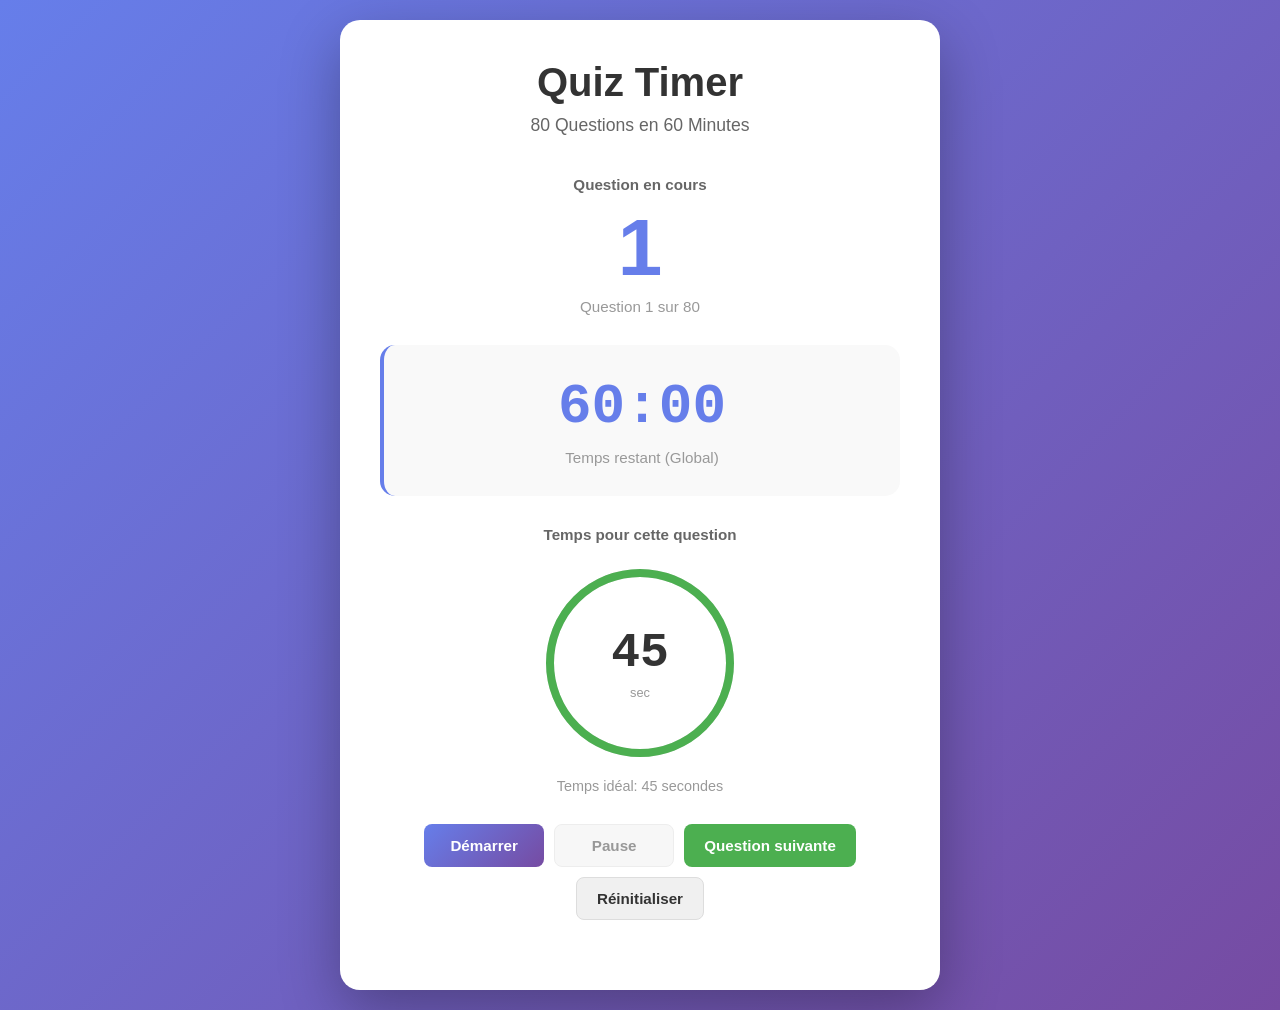
<file: index.html>
<!DOCTYPE html>
<html lang="fr">
<head>
    <meta charset="UTF-8">
    <meta name="viewport" content="width=device-width, initial-scale=1.0">
    <title>Quiz Timer - 80 Questions</title>
    <link rel="stylesheet" href="styles.css">
</head>
<body>
    <div class="container">
        <!-- En-tête -->
        <header class="header">
            <h1>Quiz Timer</h1>
            <p class="subtitle">80 Questions en 60 Minutes</p>
        </header>

        <!-- Panneau principal -->
        <main class="main-panel">
            <!-- Question actuelle -->
            <div class="question-section">
                <label>Question en cours</label>
                <div class="question-display" id="questionDisplay">1</div>
                <p class="question-info">Question <span id="currentNum">1</span> sur 80</p>
            </div>

            <!-- Timer global -->
            <div class="timer-section">
                <div class="timer-display">
                    <div class="time-global" id="timeGlobal">60:00</div>
                    <p class="timer-label">Temps restant (Global)</p>
                </div>
            </div>

            <!-- Timer question actuelle -->
            <div class="question-timer-section">
                <label>Temps pour cette question</label>
                <div class="question-timer-container">
                    <svg class="timer-circle" width="200" height="200">
                        <circle cx="100" cy="100" r="90" class="timer-bg" />
                        <circle cx="100" cy="100" r="90" class="timer-fill" id="timerFill" />
                    </svg>
                    <div class="timer-center">
                        <span class="timer-number" id="questionTime">45</span>
                        <span class="timer-unit">sec</span>
                    </div>
                </div>
                <p class="ideal-time">Temps idéal: 45 secondes</p>
            </div>
        </main>

        <!-- Contrôles -->
        <div class="controls">
            <button id="startBtn" class="btn btn-primary">Démarrer</button>
            <button id="pauseBtn" class="btn btn-secondary" disabled>Pause</button>
            <button id="nextQuestionBtn" class="btn btn-success">Question suivante</button>
            <button id="resetBtn" class="btn btn-secondary">Réinitialiser</button>
        </div>

        <!-- Avertissements -->
        <div id="warningBox" class="warning-box hidden">
            <span id="warningText"></span>
        </div>
    </div>

    <script src="script.js"></script>
</body>
</html>
</file>
<file: styles.css>
* {
    margin: 0;
    padding: 0;
    box-sizing: border-box;
}

body {
    font-family: 'Segoe UI', Tahoma, Geneva, Verdana, sans-serif;
    background: linear-gradient(135deg, #667eea 0%, #764ba2 100%);
    min-height: 100vh;
    display: flex;
    justify-content: center;
    align-items: center;
    padding: 20px;
}

.container {
    background: white;
    border-radius: 20px;
    box-shadow: 0 20px 60px rgba(0, 0, 0, 0.3);
    max-width: 600px;
    width: 100%;
    padding: 40px;
}

.header {
    text-align: center;
    margin-bottom: 40px;
}

.header h1 {
    font-size: 2.5em;
    color: #333;
    margin-bottom: 10px;
}

.subtitle {
    font-size: 1.1em;
    color: #666;
}

.main-panel {
    display: flex;
    flex-direction: column;
    gap: 30px;
}

/* Section question actuelle */
.question-section {
    text-align: center;
}

.question-section label {
    display: block;
    font-weight: 600;
    color: #666;
    margin-bottom: 15px;
    font-size: 0.95em;
}

.question-display {
    font-size: 5em;
    font-weight: bold;
    color: #667eea;
    line-height: 1;
    margin-bottom: 10px;
}

.question-info {
    color: #999;
    font-size: 0.95em;
}

/* Timer global */
.timer-section {
    background: #f9f9f9;
    padding: 30px;
    border-radius: 15px;
    border-left: 4px solid #667eea;
    text-align: center;
}

.timer-display {
    display: flex;
    flex-direction: column;
    align-items: center;
    gap: 10px;
}

.time-global {
    font-size: 3.5em;
    font-weight: bold;
    color: #667eea;
    font-variant-numeric: tabular-nums;
    font-family: 'Courier New', monospace;
}

.timer-label {
    font-size: 0.95em;
    color: #999;
}

/* Timer question actuelle */
.question-timer-section {
    text-align: center;
}

.question-timer-section label {
    display: block;
    font-weight: 600;
    color: #666;
    margin-bottom: 20px;
    font-size: 0.95em;
}

.question-timer-container {
    position: relative;
    width: 200px;
    height: 200px;
    margin: 0 auto 15px;
}

.timer-circle {
    width: 100%;
    height: 100%;
    transform: rotate(-90deg);
}

.timer-bg {
    fill: none;
    stroke: #e0e0e0;
    stroke-width: 8;
}

.timer-fill {
    fill: none;
    stroke: #4caf50;
    stroke-width: 8;
    stroke-dasharray: 565.48;
    stroke-dashoffset: 0;
    stroke-linecap: round;
    transition: stroke 0.2s, stroke-dashoffset 0.1s;
}

.timer-fill.orange {
    stroke: #ff9800;
}

.timer-fill.red {
    stroke: #f44336;
}

.timer-center {
    position: absolute;
    top: 50%;
    left: 50%;
    transform: translate(-50%, -50%);
    text-align: center;
}

.timer-number {
    display: block;
    font-size: 3em;
    font-weight: bold;
    color: #333;
    font-variant-numeric: tabular-nums;
    font-family: 'Courier New', monospace;
}

.timer-unit {
    display: block;
    font-size: 0.8em;
    color: #999;
    margin-top: 5px;
}

.ideal-time {
    color: #999;
    font-size: 0.9em;
}

/* Contrôles */
.controls {
    display: flex;
    gap: 10px;
    justify-content: center;
    margin: 30px 0;
    flex-wrap: wrap;
}

.btn {
    padding: 12px 20px;
    border: none;
    border-radius: 8px;
    font-size: 0.95em;
    font-weight: 600;
    cursor: pointer;
    transition: all 0.3s ease;
    min-width: 120px;
}

.btn-primary {
    background: linear-gradient(135deg, #667eea, #764ba2);
    color: white;
}

.btn-primary:hover:not(:disabled) {
    transform: translateY(-2px);
    box-shadow: 0 5px 20px rgba(102, 126, 234, 0.4);
}

.btn-success {
    background: #4caf50;
    color: white;
}

.btn-success:hover:not(:disabled) {
    background: #45a049;
    transform: translateY(-2px);
}

.btn-secondary {
    background: #f0f0f0;
    color: #333;
    border: 1px solid #ddd;
}

.btn-secondary:hover:not(:disabled) {
    background: #e0e0e0;
}

.btn:disabled {
    opacity: 0.5;
    cursor: not-allowed;
}

/* Avertissements */
.warning-box {
    background: #fff3cd;
    border-left: 4px solid #ffc107;
    padding: 15px;
    border-radius: 8px;
    text-align: center;
    color: #856404;
    font-weight: 600;
    animation: slideIn 0.3s ease;
}

.warning-box.hidden {
    display: none;
}

.warning-box.red-alert {
    background: #f8d7da;
    border-left-color: #f44336;
    color: #721c24;
}

/* Responsive */
@media (max-width: 600px) {
    .container {
        padding: 20px;
    }

    .header h1 {
        font-size: 2em;
    }

    .question-display {
        font-size: 4em;
    }

    .time-global {
        font-size: 2.8em;
    }

    .timer-number {
        font-size: 2.2em;
    }

    .btn {
        min-width: 90px;
        padding: 10px 15px;
        font-size: 0.85em;
    }
}

@keyframes slideIn {
    from {
        opacity: 0;
        transform: translateX(-20px);
    }
    to {
        opacity: 1;
        transform: translateX(0);
    }
}
</file>
